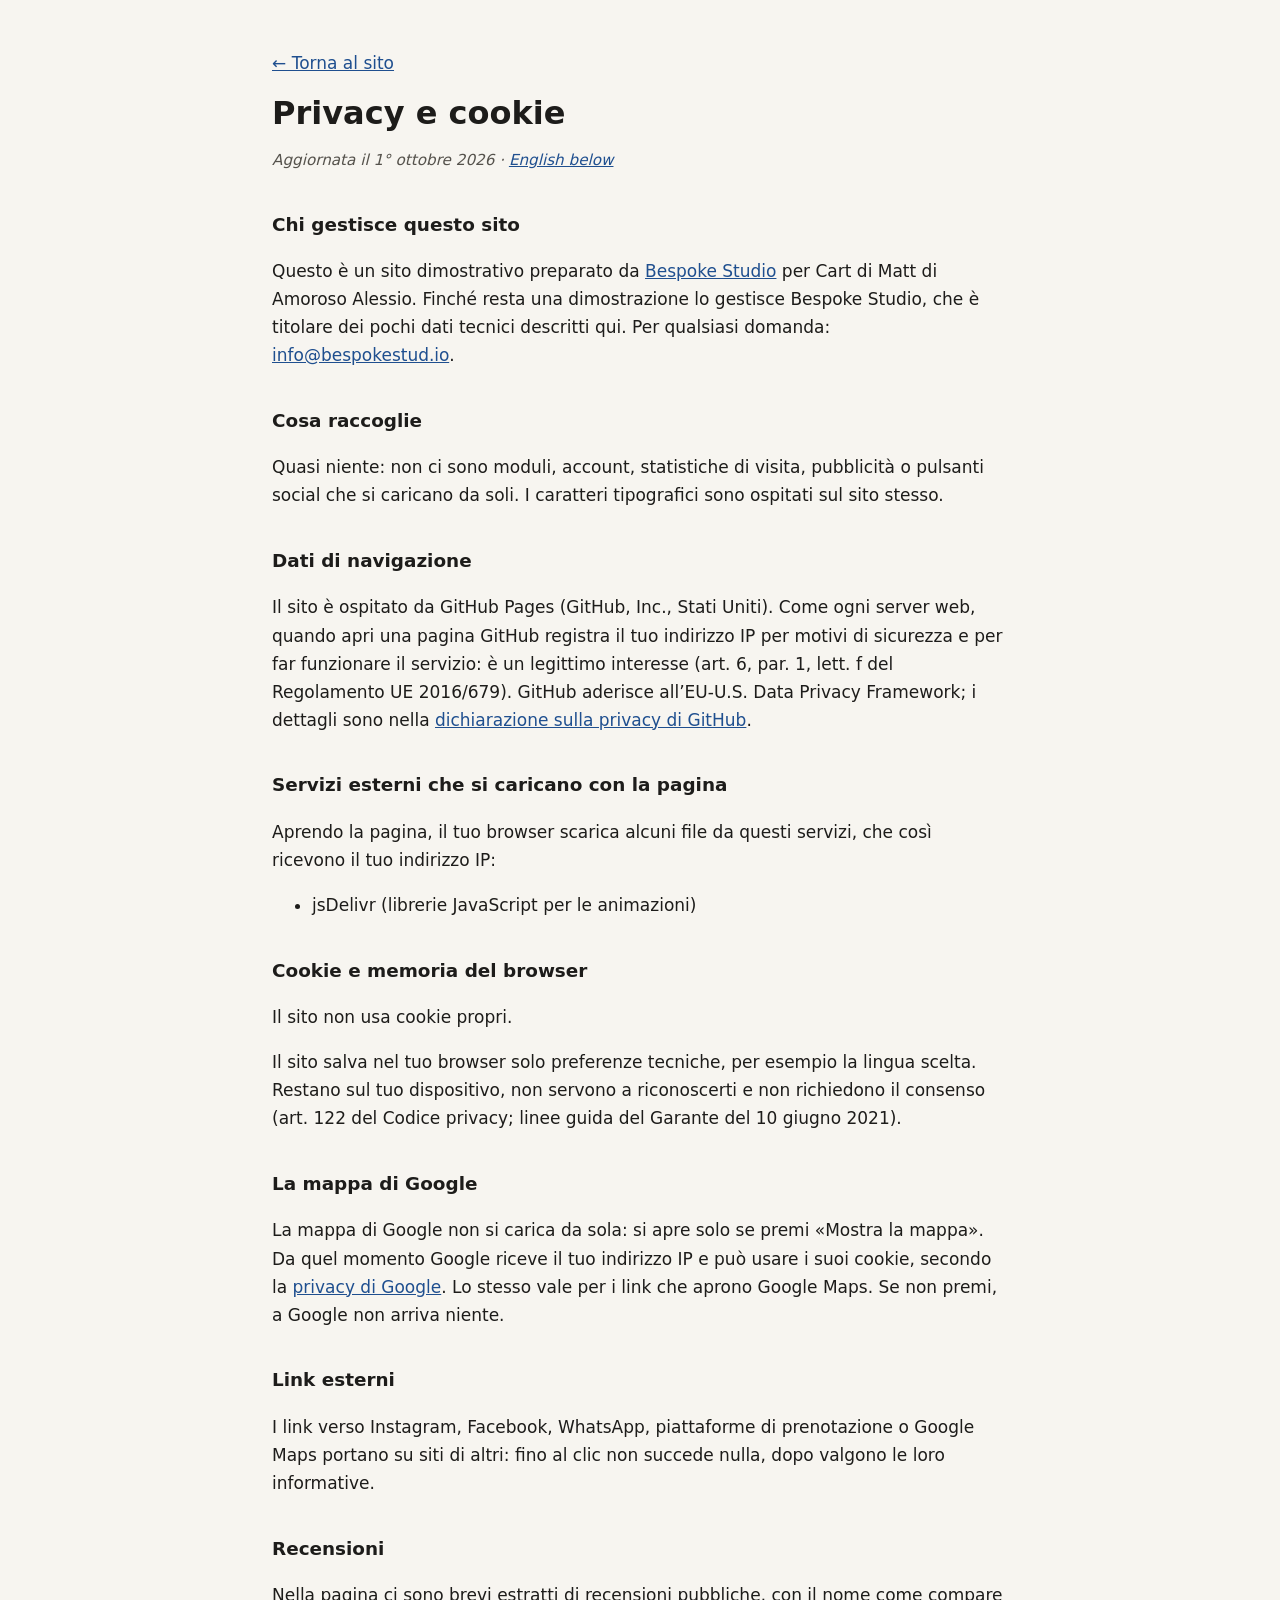
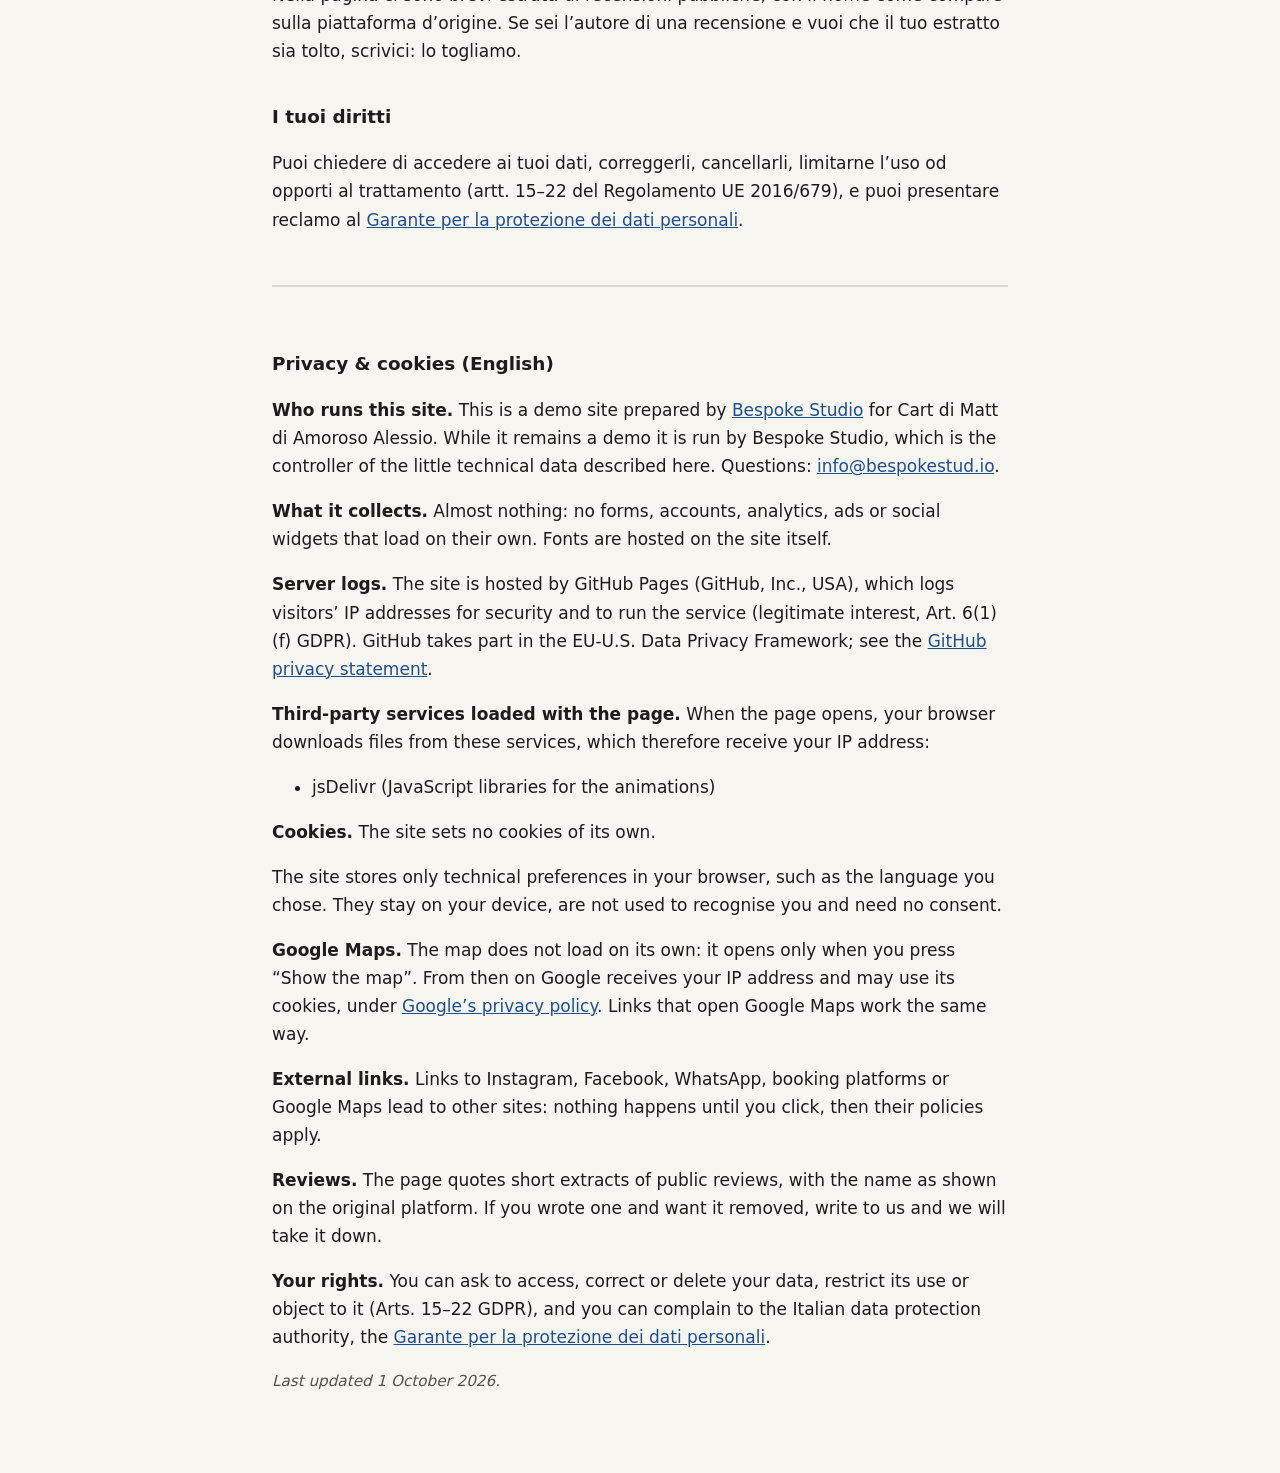
<file: privacy.html>
<!DOCTYPE html>
<html lang="it">
<head>
  <meta charset="UTF-8">
  <meta name="viewport" content="width=device-width, initial-scale=1.0">
  <meta name="robots" content="noindex">
  <title>Privacy e cookie · Cart di Matt di Amoroso Alessio</title>
  <meta name="description" content="Informativa privacy e cookie del sito Cart di Matt di Amoroso Alessio.">
  <style>
    body { margin: 0; background: #f7f5f0; color: #1d1c1a; font: 17px/1.65 system-ui, -apple-system, "Segoe UI", Roboto, sans-serif; }
    main { max-width: 46rem; margin: 0 auto; padding: 32px 20px 64px; }
    h1 { font-size: 2rem; line-height: 1.2; margin: 0.4em 0 0.2em; }
    h2 { font-size: 1.15rem; margin: 2em 0 0.4em; }
    a { color: #1f4f8f; }
    .data { color: #55524c; font-style: italic; font-size: 0.95rem; }
    .en { margin-top: 3em; padding-top: 1.5em; border-top: 2px solid #ddd8cc; }
    code { font-size: 0.9em; background: #ebe7dc; padding: 0 4px; border-radius: 3px; }
  </style>
</head>
<body>
<main>
  <p><a href="index.html">← Torna al sito</a></p>
  <h1>Privacy e cookie</h1>
  <p class="data">Aggiornata il 1° ottobre 2026 · <a href="#english" lang="en">English below</a></p>
  <h2>Chi gestisce questo sito</h2>
  <p>Questo è un sito dimostrativo preparato da <a href="https://bespokestud.io" rel="noopener">Bespoke Studio</a> per Cart di Matt di Amoroso Alessio. Finché resta una dimostrazione lo gestisce Bespoke Studio, che è titolare dei pochi dati tecnici descritti qui. Per qualsiasi domanda: <a href="mailto:info@bespokestud.io">info@bespokestud.io</a>.</p>
  <h2>Cosa raccoglie</h2>
  <p>Quasi niente: non ci sono moduli, account, statistiche di visita, pubblicità o pulsanti social che si caricano da soli. I caratteri tipografici sono ospitati sul sito stesso.</p>
  <h2>Dati di navigazione</h2>
  <p>Il sito è ospitato da GitHub Pages (GitHub, Inc., Stati Uniti). Come ogni server web, quando apri una pagina GitHub registra il tuo indirizzo IP per motivi di sicurezza e per far funzionare il servizio: è un legittimo interesse (art. 6, par. 1, lett. f del Regolamento UE 2016/679). GitHub aderisce all’EU-U.S. Data Privacy Framework; i dettagli sono nella <a href="https://docs.github.com/site-policy/privacy-policies/github-general-privacy-statement" rel="noopener">dichiarazione sulla privacy di GitHub</a>.</p>
  <h2>Servizi esterni che si caricano con la pagina</h2>
  <p>Aprendo la pagina, il tuo browser scarica alcuni file da questi servizi, che così ricevono il tuo indirizzo IP:</p>
  <ul><li>jsDelivr (librerie JavaScript per le animazioni)</li></ul>
  <h2>Cookie e memoria del browser</h2>
  <p>Il sito non usa cookie propri.</p>
  <p>Il sito salva nel tuo browser solo preferenze tecniche, per esempio la lingua scelta. Restano sul tuo dispositivo, non servono a riconoscerti e non richiedono il consenso (art. 122 del Codice privacy; linee guida del Garante del 10 giugno 2021).</p>
  <h2>La mappa di Google</h2>
  <p>La mappa di Google non si carica da sola: si apre solo se premi «Mostra la mappa». Da quel momento Google riceve il tuo indirizzo IP e può usare i suoi cookie, secondo la <a href="https://policies.google.com/privacy?hl=it" rel="noopener">privacy di Google</a>. Lo stesso vale per i link che aprono Google Maps. Se non premi, a Google non arriva niente.</p>
  <h2>Link esterni</h2>
  <p>I link verso Instagram, Facebook, WhatsApp, piattaforme di prenotazione o Google Maps portano su siti di altri: fino al clic non succede nulla, dopo valgono le loro informative.</p>
  <h2>Recensioni</h2>
  <p>Nella pagina ci sono brevi estratti di recensioni pubbliche, con il nome come compare sulla piattaforma d’origine. Se sei l’autore di una recensione e vuoi che il tuo estratto sia tolto, scrivici: lo togliamo.</p>
  <h2>I tuoi diritti</h2>
  <p>Puoi chiedere di accedere ai tuoi dati, correggerli, cancellarli, limitarne l’uso od opporti al trattamento (artt. 15–22 del Regolamento UE 2016/679), e puoi presentare reclamo al <a href="https://www.garanteprivacy.it" rel="noopener">Garante per la protezione dei dati personali</a>.</p>
  <div class="en" id="english" lang="en">
    <h2>Privacy &amp; cookies (English)</h2>
    <p><strong>Who runs this site.</strong> This is a demo site prepared by <a href="https://bespokestud.io" rel="noopener">Bespoke Studio</a> for Cart di Matt di Amoroso Alessio. While it remains a demo it is run by Bespoke Studio, which is the controller of the little technical data described here. Questions: <a href="mailto:info@bespokestud.io">info@bespokestud.io</a>.</p>
    <p><strong>What it collects.</strong> Almost nothing: no forms, accounts, analytics, ads or social widgets that load on their own. Fonts are hosted on the site itself.</p>
    <p><strong>Server logs.</strong> The site is hosted by GitHub Pages (GitHub, Inc., USA), which logs visitors’ IP addresses for security and to run the service (legitimate interest, Art. 6(1)(f) GDPR). GitHub takes part in the EU-U.S. Data Privacy Framework; see the <a href="https://docs.github.com/site-policy/privacy-policies/github-general-privacy-statement" rel="noopener">GitHub privacy statement</a>.</p>
    <p><strong>Third-party services loaded with the page.</strong> When the page opens, your browser downloads files from these services, which therefore receive your IP address:</p><ul><li>jsDelivr (JavaScript libraries for the animations)</li></ul>
    <p><strong>Cookies.</strong> The site sets no cookies of its own.</p>
    <p>The site stores only technical preferences in your browser, such as the language you chose. They stay on your device, are not used to recognise you and need no consent.</p>
    <p><strong>Google Maps.</strong> The map does not load on its own: it opens only when you press “Show the map”. From then on Google receives your IP address and may use its cookies, under <a href="https://policies.google.com/privacy?hl=en" rel="noopener">Google’s privacy policy</a>. Links that open Google Maps work the same way.</p>
    <p><strong>External links.</strong> Links to Instagram, Facebook, WhatsApp, booking platforms or Google Maps lead to other sites: nothing happens until you click, then their policies apply.</p>
    <p><strong>Reviews.</strong> The page quotes short extracts of public reviews, with the name as shown on the original platform. If you wrote one and want it removed, write to us and we will take it down.</p>
    <p><strong>Your rights.</strong> You can ask to access, correct or delete your data, restrict its use or object to it (Arts. 15–22 GDPR), and you can complain to the Italian data protection authority, the <a href="https://www.garanteprivacy.it" rel="noopener">Garante per la protezione dei dati personali</a>.</p>
    <p class="data">Last updated 1 October 2026.</p>
  </div>
</main>
</body>
</html>
</file>
